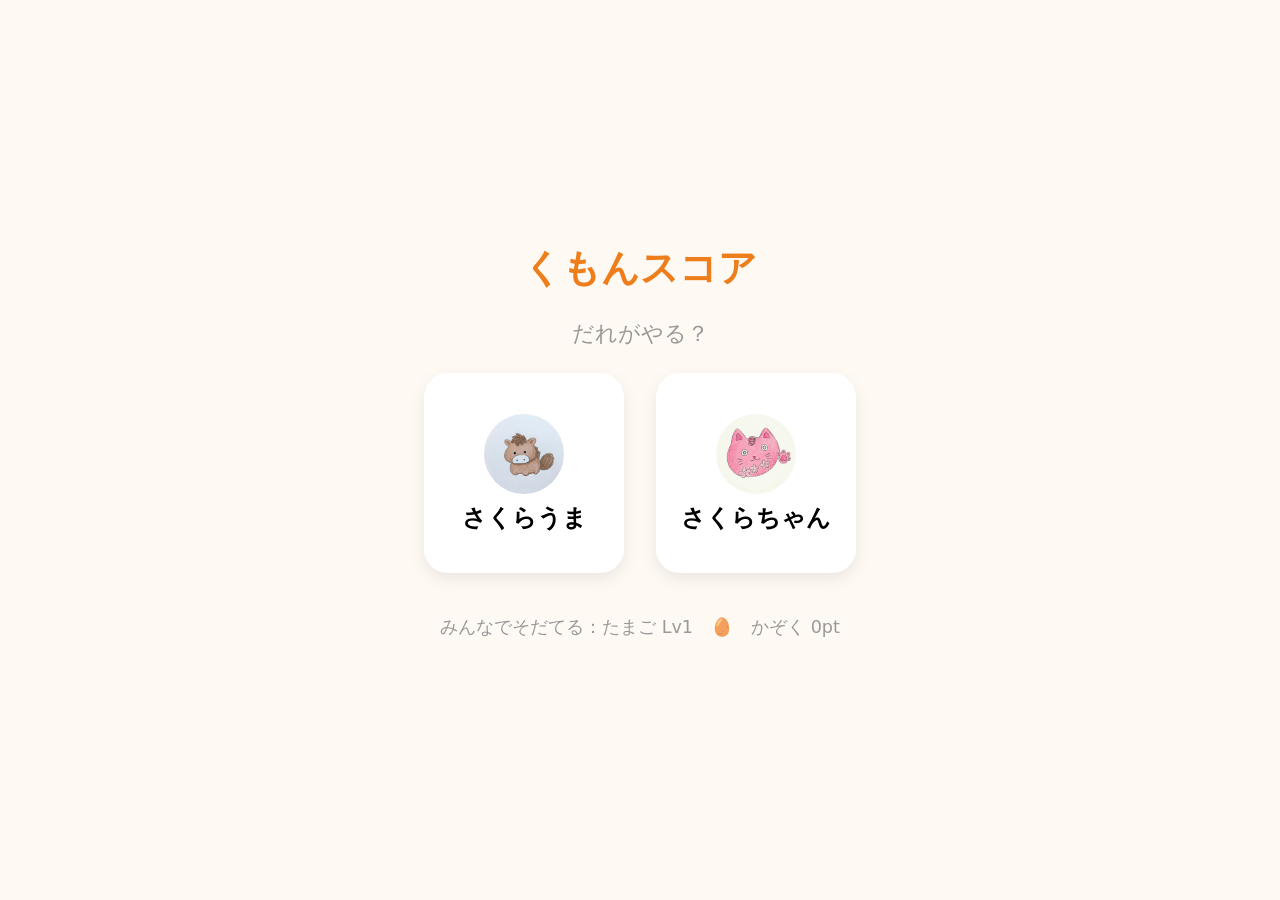
<file: index.html>
<!DOCTYPE html>
<html lang="ja">
<head>
  <meta charset="UTF-8" />
  <meta name="viewport" content="width=device-width, initial-scale=1.0, maximum-scale=1.0, user-scalable=no" />
  <title>公文スコア推移</title>
  <link rel="stylesheet" href="css/style.css" />
  <!-- PWA -->
  <link rel="manifest" href="manifest.json" />
  <meta name="theme-color" content="#ff9f43" />
  <link rel="icon" href="icon.svg" />
  <link rel="apple-touch-icon" href="icon.svg" />
  <meta name="apple-mobile-web-app-capable" content="yes" />
  <meta name="apple-mobile-web-app-status-bar-style" content="default" />
  <meta name="apple-mobile-web-app-title" content="くもんスコア" />
</head>
<body>

  <!-- ① プロフィール選択画面 -->
  <section id="profile-select" class="fullscreen">
    <h1 class="title">くもんスコア</h1>
    <p class="subtitle">だれがやる？</p>
    <div class="profile-cards" id="profile-cards"></div>
    <p class="shared-char-line" id="ps-char">読み込み中…</p>
  </section>

  <!-- アプリ本体（サイドバー＋コンテンツ） -->
  <div id="app" class="app hidden">

    <nav class="sidebar">
      <button class="nav-btn" data-target="home"><span>🏠</span>ホーム</button>
      <button class="nav-btn" data-target="graph"><span>📊</span>グラフ</button>
      <button class="nav-btn" data-target="badge"><span>🏅</span>バッジ</button>
      <button class="nav-btn" data-target="summary"><span>📋</span>まとめ</button>
      <button class="nav-btn nav-gear" data-target="settings"><span>⚙️</span>せってい</button>
      <button class="nav-btn nav-switch" id="btn-switch"><span>🔄</span>きりかえ</button>
    </nav>

    <main class="content">

      <!-- ② ホーム -->
      <section class="screen" id="screen-home">
        <header class="screen-head"><span id="home-icon">🐰</span> <span id="home-name">はな</span></header>
        <div class="card">きょうのポイント <b id="home-today">0pt</b> ／ あなたの今月 <b id="home-month">0pt</b></div>
        <div class="card char-card">
          <div class="char-img" id="home-char-img">🐤</div>
          <div>
            <div>かぞくのキャラ：<b id="home-char-title">―</b>（ふたりでそだてる）</div>
            <div id="home-contrib">―</div>
            <div id="home-next">―</div>
          </div>
        </div>
        <div class="card" id="home-week">🔥 今週 0/4日</div>
        <button class="primary-btn" data-target="record">＋ きろくする</button>
      </section>

      <!-- ③ 記録入力 -->
      <section class="screen" id="screen-record">
        <header class="screen-head">きろくする</header>
        <div class="record-layout">
          <div class="record-form">
            <div class="field">
              <span class="field-label">日づけ</span>
              <input type="date" id="rec-date" />
            </div>
            <div class="field">
              <span class="field-label">きょうか</span>
              <div class="chip-row" id="rec-subjects">
                <button class="chip" data-subject="算数">さんすう</button>
                <button class="chip" data-subject="国語">こくご</button>
                <button class="chip" data-subject="英語">えいご</button>
              </div>
              <div class="muted">レベル：<b id="rec-level">―</b>（じどう）</div>
            </div>
            <div class="field">
              <span class="field-label">まい数</span>
              <div class="chip-row" id="rec-sheets"></div>
            </div>
            <div class="field">
              <span class="field-label">じかん</span>
              <div class="time-row">
                <input type="number" id="rec-min" min="0" value="0" /> 分
                <input type="number" id="rec-sec" min="0" max="59" value="0" /> 秒
                <button class="timer-btn" id="rec-timer">▶ スタート</button>
              </div>
            </div>
            <div class="field">
              <span class="field-label">ひとこと（にんい）</span>
              <input type="text" id="rec-comment" maxlength="50" />
            </div>
          </div>

          <aside class="record-preview">
            <div class="preview-title">ポイント</div>
            <div class="preview-pt"><span id="pv-earned">0</span> pt</div>
            <div class="preview-line">きそ　　　<b id="pv-base">0</b></div>
            <div class="preview-line">スピード　<b id="pv-speed">0</b> <span id="pv-best"></span></div>
            <div class="preview-line">フルセット <b id="pv-full">0</b></div>
            <div class="preview-line muted" id="pv-persheet">―</div>
            <button class="primary-btn" id="rec-submit">きろくする</button>
          </aside>
        </div>
      </section>

      <!-- ④ グラフ -->
      <section class="screen" id="screen-graph">
        <header class="screen-head">グラフ</header>
        <div class="graph-controls">
          <select id="graph-subject">
            <option value="">ぜんぶ</option>
            <option value="算数">さんすう</option>
            <option value="国語">こくご</option>
            <option value="英語">えいご</option>
          </select>
          <div class="chip-row" id="graph-tabs">
            <button class="chip selected" data-tab="points">獲得pt</button>
            <button class="chip" data-tab="total">るいけいpt</button>
            <button class="chip" data-tab="time">じかん</button>
            <button class="chip" data-tab="sheets">まい数</button>
          </div>
        </div>
        <div class="graph-area">
          <canvas id="graph-canvas"></canvas>
          <p class="muted graph-empty hidden" id="graph-empty">まだ きろくが ないよ</p>
        </div>
      </section>

      <!-- ⑤ バッジ -->
      <section class="screen" id="screen-badge">
        <header class="screen-head">バッジ</header>
        <h3 class="badge-group">獲得ずみ <span id="badge-got-count"></span></h3>
        <div class="badge-grid" id="badge-got"></div>
        <h3 class="badge-group">まだ もらってない <span id="badge-lock-count"></span></h3>
        <div class="badge-grid" id="badge-lock"></div>
      </section>

      <!-- ⑥ まとめ -->
      <section class="screen" id="screen-summary">
        <header class="screen-head">まとめ</header>
        <div class="chip-row" id="summary-period">
          <button class="chip selected" data-period="week">今週</button>
          <button class="chip" data-period="month">今月</button>
        </div>
        <div class="summary-layout">
          <div class="card" id="summary-stats"></div>
          <div class="card" id="summary-subjects"></div>
        </div>
      </section>

      <!-- ⑦ 設定（保護者） -->
      <section class="screen" id="screen-settings">
        <header class="screen-head">せってい（おうちのひと）</header>

        <div class="set-section">
          <h3>きょうざいレベル</h3>
          <div id="set-levels"></div>
        </div>

        <div class="set-section">
          <h3>きろくの しゅうせい・さくじょ</h3>
          <select id="set-rec-profile"></select>
          <div id="set-records" class="rec-list"></div>
        </div>

        <div class="set-section">
          <h3>バックアップ</h3>
          <button class="mini-btn" id="set-export">書き出し</button>
          <label class="mini-btn">読み込み
            <input type="file" id="set-import" accept="application/json" hidden />
          </label>
        </div>

        <div class="set-section">
          <h3>こうかおん</h3>
          <label><input type="checkbox" id="set-sound" /> こうかおんを ならす</label>
        </div>

        <div class="set-section">
          <h3>月リセット</h3>
          <p class="muted">こんげつを とじて、あたらしいキャラを はじめます（みんなのポイントが 0 に なります）。</p>
          <button class="mini-btn danger" id="set-reset">月リセット じっこう</button>
        </div>
      </section>

    </main>
  </div>

  <!-- 達成演出オーバーレイ -->
  <div id="result-overlay" class="overlay hidden">
    <div class="result-card">
      <div class="result-pt"><span id="res-earned">0</span> pt ゲット！</div>
      <div id="res-best" class="result-line"></div>
      <div id="res-char" class="result-line"></div>
      <div id="res-badges" class="result-badges"></div>
      <button class="primary-btn" id="res-close">とじる</button>
    </div>
  </div>

  <script src="lib/chart.min.js"></script>
  <script src="js/storage.js"></script>
  <script src="js/score.js"></script>
  <script src="js/badge.js"></script>
  <script src="js/char.js"></script>
  <script src="js/chart.js"></script>
  <script src="js/app.js"></script>
</body>
</html>
</file>
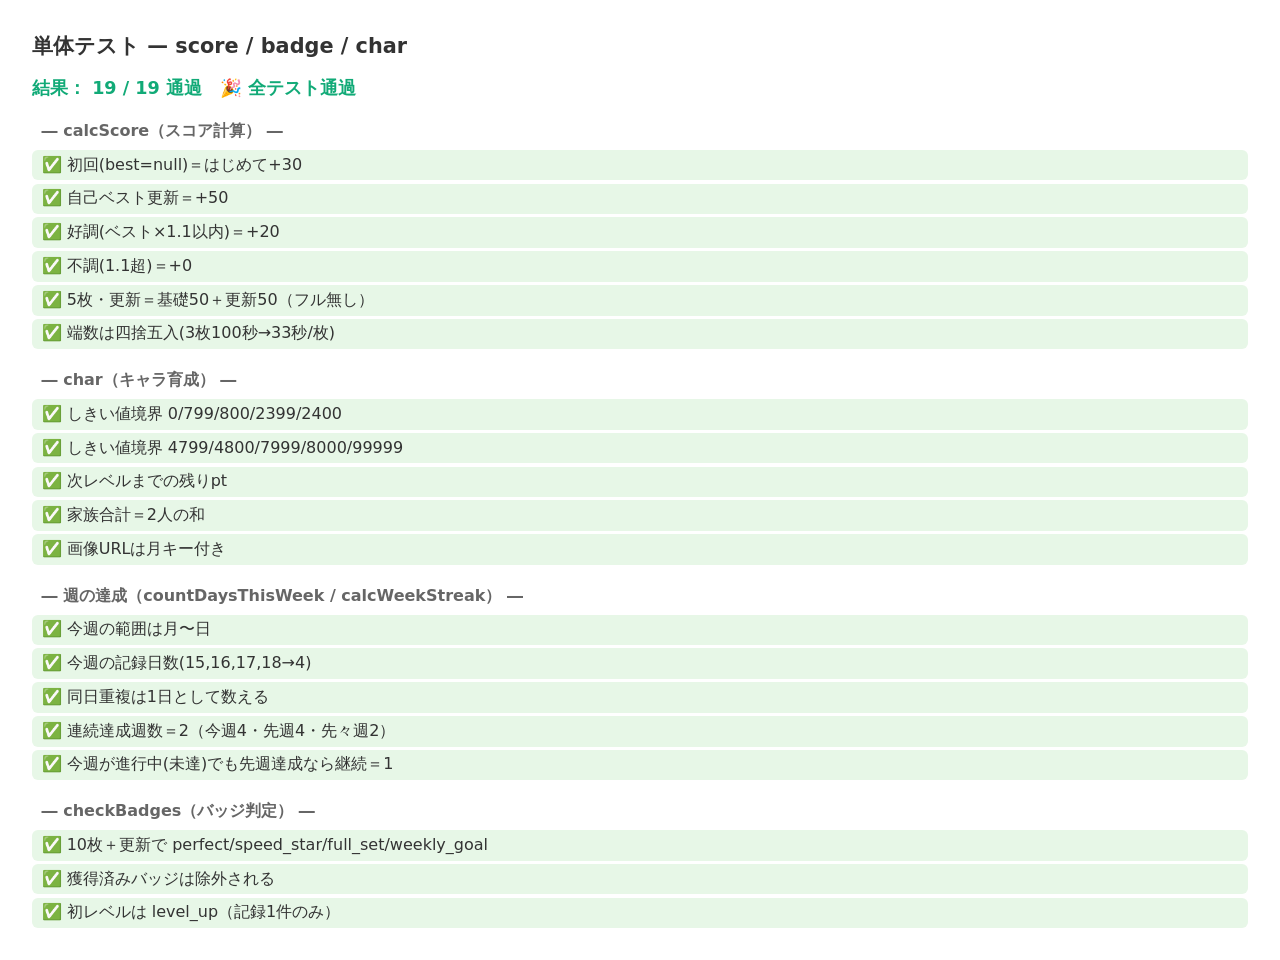
<file: test.html>
<!DOCTYPE html>
<html lang="ja">
<head>
  <meta charset="UTF-8" />
  <title>単体テスト — 公文スコア推移</title>
  <style>
    body { font-family: system-ui, sans-serif; margin: 2rem; color: #333; }
    h1 { font-size: 1.3rem; }
    #summary { font-size: 1.1rem; font-weight: bold; margin: 1rem 0; }
    ul { list-style: none; padding: 0; }
    li { padding: .3rem .6rem; border-radius: 6px; margin-bottom: .2rem; }
    .pass { background: #e7f7e7; }
    .fail { background: #fde7e7; color: #b00; }
    .grp { margin-top: 1rem; font-weight: bold; color: #666; }
  </style>
</head>
<body>
  <h1>単体テスト — score / badge / char</h1>
  <div id="summary">実行中…</div>
  <ul id="results"></ul>

  <!-- テスト対象（純粋関数）。storageは不要 -->
  <script src="js/score.js"></script>
  <script src="js/badge.js"></script>
  <script src="js/char.js"></script>

  <script>
    const results = document.getElementById('results');
    let pass = 0, fail = 0;

    function group(name) {
      const li = document.createElement('li');
      li.className = 'grp'; li.textContent = '― ' + name + ' ―';
      results.appendChild(li);
    }
    function test(name, fn) {
      try { fn(); add(true, name); }
      catch (e) { add(false, name + ' … ' + e.message); console.error(name, e); }
    }
    function add(ok, name) {
      const li = document.createElement('li');
      li.className = ok ? 'pass' : 'fail';
      li.textContent = (ok ? '✅ ' : '❌ ') + name;
      results.appendChild(li);
      ok ? pass++ : fail++;
    }
    function eq(actual, expected, msg) {
      const a = JSON.stringify(actual), e = JSON.stringify(expected);
      if (a !== e) throw new Error(`${msg || ''} got ${a}, want ${e}`);
    }
    const sorted = arr => [...arr].sort();

    // ===== calcScore =====
    group('calcScore（スコア計算）');
    test('初回(best=null)＝はじめて+30', () => {
      const r = calcScore(10, 510, null);
      eq([r.secondsPerSheet, r.basePoints, r.speedBonus, r.fullSetBonus, r.earnedPoints, r.isBest],
         [51, 100, 30, 30, 160, true]);
    });
    test('自己ベスト更新＝+50', () => {
      const r = calcScore(10, 650, 70);   // 65秒/枚 < 70
      eq([r.secondsPerSheet, r.speedBonus, r.earnedPoints, r.isBest], [65, 50, 180, true]);
    });
    test('好調(ベスト×1.1以内)＝+20', () => {
      const r = calcScore(10, 700, 65);   // 70 <= 71.5
      eq([r.speedBonus, r.earnedPoints, r.isBest], [20, 150, false]);
    });
    test('不調(1.1超)＝+0', () => {
      const r = calcScore(10, 800, 65);   // 80 > 71.5
      eq([r.speedBonus, r.earnedPoints, r.isBest], [0, 130, false]);
    });
    test('5枚・更新＝基礎50＋更新50（フル無し）', () => {
      const r = calcScore(5, 300, 65);    // 60 < 65
      eq([r.basePoints, r.speedBonus, r.fullSetBonus, r.earnedPoints], [50, 50, 0, 100]);
    });
    test('端数は四捨五入(3枚100秒→33秒/枚)', () => {
      const r = calcScore(3, 100, null);
      eq([r.secondsPerSheet, r.basePoints, r.earnedPoints], [33, 30, 60]);
    });

    // ===== getCharLevel / pointsToNextLevel / familyMonthlyPoints =====
    group('char（キャラ育成）');
    const lv = p => getCharLevel(p).level;
    test('しきい値境界 0/799/800/2399/2400', () => eq([lv(0), lv(799), lv(800), lv(2399), lv(2400)], [1, 1, 2, 2, 3]));
    test('しきい値境界 4799/4800/7999/8000/99999', () => eq([lv(4799), lv(4800), lv(7999), lv(8000), lv(99999)], [3, 4, 4, 5, 5]));
    test('次レベルまでの残りpt', () => eq([pointsToNextLevel(0), pointsToNextLevel(4200), pointsToNextLevel(8000)], [800, 600, 0]));
    test('家族合計＝2人の和', () => {
      eq(familyMonthlyPoints({ profiles: [{ monthlyPoints: 2400 }, { monthlyPoints: 1800 }] }), 4200);
      eq(familyMonthlyPoints({ profiles: [{ monthlyPoints: 0 }, { monthlyPoints: 1800 }] }), 1800);
    });
    test('画像URLは月キー付き', () => eq(charImageUrl({ image: 'char_3.png' }, '2026-07'), 'img/char_3.png?m=2026-07'));

    // ===== 週の達成 =====
    group('週の達成（countDaysThisWeek / calcWeekStreak）');
    const THU = new Date('2026-06-18T12:00:00'); // 木曜（週は6/15月〜6/21日）
    const recs = ds => ds.map(d => ({ date: d }));
    test('今週の範囲は月〜日', () => eq(thisWeekRange(THU), { start: '2026-06-15', end: '2026-06-21' }));
    test('今週の記録日数(15,16,17,18→4)', () => eq(countDaysThisWeek(recs(['2026-06-15','2026-06-16','2026-06-17','2026-06-18']), THU), 4));
    test('同日重複は1日として数える', () => eq(countDaysThisWeek(recs(['2026-06-15','2026-06-15']), THU), 1));
    test('連続達成週数＝2（今週4・先週4・先々週2）', () => {
      const r = recs(['2026-06-15','2026-06-16','2026-06-17','2026-06-18',
                      '2026-06-08','2026-06-09','2026-06-10','2026-06-11',
                      '2026-06-01','2026-06-02']);
      eq(calcWeekStreak(r, THU), 2);
    });
    test('今週が進行中(未達)でも先週達成なら継続＝1', () => {
      const r = recs(['2026-06-15','2026-06-16',
                      '2026-06-08','2026-06-09','2026-06-10','2026-06-11']);
      eq(calcWeekStreak(r, THU), 1);
    });

    // ===== checkBadges =====
    group('checkBadges（バッジ判定）');
    test('10枚＋更新で perfect/speed_star/full_set/weekly_goal', () => {
      const records = [
        { date: '2026-06-15', subject: '算数', level: 'B' },
        { date: '2026-06-16', subject: '算数', level: 'B' },
        { date: '2026-06-17', subject: '算数', level: 'B' },
        { date: '2026-06-18', subject: '算数', level: 'B', speedBonus: 50, fullSetBonus: 30 },
      ];
      const newRec = records[3];
      const profile = { records, badges: [] };
      eq(sorted(checkBadges(profile, newRec, THU)), sorted(['speed_star', 'full_set', 'perfect', 'weekly_goal']));
    });
    test('獲得済みバッジは除外される', () => {
      const records = [
        { date: '2026-06-15', subject: '算数', level: 'B' },
        { date: '2026-06-16', subject: '算数', level: 'B' },
        { date: '2026-06-17', subject: '算数', level: 'B' },
        { date: '2026-06-18', subject: '算数', level: 'B', speedBonus: 50, fullSetBonus: 30 },
      ];
      const profile = { records, badges: [{ id: 'full_set' }] };
      eq(sorted(checkBadges(profile, records[3], THU)), sorted(['speed_star', 'perfect', 'weekly_goal']));
    });
    test('初レベルは level_up（記録1件のみ）', () => {
      const newRec = { date: '2026-06-18', subject: '算数', level: 'B', speedBonus: 0, fullSetBonus: 0 };
      const profile = { records: [newRec], badges: [] };
      eq(checkBadges(profile, newRec, THU), ['level_up']);
    });

    // ===== 集計 =====
    document.getElementById('summary').textContent =
      `結果： ${pass} / ${pass + fail} 通過` + (fail ? `　❌ ${fail} 件 失敗` : '　🎉 全テスト通過');
    document.getElementById('summary').style.color = fail ? '#b00' : '#1a7';
  </script>
</body>
</html>
</file>
<file: css/style.css>
/* ===== 公文スコア推移 — 画面骨格スタイル（Phase 3） ===== */

:root {
  --bg: #fef9f3;
  --card: #ffffff;
  --accent: #ff9f43;
  --accent-dark: #ee7e1b;
  --text: #444;
  --muted: #999;
  --sidebar: #fff3e0;
}

* { box-sizing: border-box; }

html, body {
  margin: 0;
  height: 100%;
  font-family: system-ui, "Hiragino Kaku Gothic ProN", sans-serif;
  background: var(--bg);
  color: var(--text);
  -webkit-text-size-adjust: 100%;
}

.hidden { display: none !important; }

/* ---- ① プロフィール選択（全画面） ---- */
.fullscreen {
  height: 100vh;
  display: flex;
  flex-direction: column;
  align-items: center;
  justify-content: center;
  gap: 1.5rem;
}
.title { font-size: 2.4rem; margin: 0; color: var(--accent-dark); }
.subtitle { font-size: 1.4rem; margin: 0; color: var(--muted); }
.profile-cards { display: flex; gap: 2rem; }
.profile-card {
  width: 200px; height: 200px;
  border: none; border-radius: 24px;
  background: var(--card);
  box-shadow: 0 6px 16px rgba(0,0,0,.08);
  display: flex; flex-direction: column;
  align-items: center; justify-content: center; gap: .5rem;
  cursor: pointer; transition: transform .1s;
}
.profile-card:active { transform: scale(.96); }
.profile-icon { font-size: 4rem; }
/* アイコン画像（iconImg）の表示：正方形を丸く切り抜く */
.profile-icon .icon-img { width: 5rem; height: 5rem; border-radius: 50%; object-fit: cover; vertical-align: middle; }
#home-icon .icon-img { width: 1.4em; height: 1.4em; border-radius: 50%; object-fit: cover; vertical-align: middle; }
.profile-name { font-size: 1.5rem; font-weight: bold; }
.shared-char-line { color: var(--muted); font-size: 1.1rem; }

/* ---- アプリ本体（サイドバー＋コンテンツ） ---- */
.app { display: flex; height: 100vh; }

.sidebar {
  width: 110px;
  background: var(--sidebar);
  display: flex; flex-direction: column;
  padding: 1rem 0; gap: .5rem;
  flex-shrink: 0;
}
.nav-btn {
  border: none; background: transparent;
  font-size: .95rem; color: var(--text);
  padding: .8rem 0; cursor: pointer;
  display: flex; flex-direction: column; align-items: center; gap: .2rem;
  border-left: 4px solid transparent;
}
.nav-btn span { font-size: 1.6rem; }
.nav-btn.active {
  background: #ffe3c2;
  border-left-color: var(--accent);
  font-weight: bold;
}
.nav-switch { margin-top: auto; color: var(--muted); }

.content { flex: 1; padding: 1.5rem 2rem; overflow-y: auto; }

.screen { display: none; }
.screen.active { display: block; }

.screen-head { font-size: 1.6rem; font-weight: bold; margin-bottom: 1rem; }

.card {
  background: var(--card);
  border-radius: 16px;
  padding: 1rem 1.2rem;
  margin-bottom: 1rem;
  box-shadow: 0 3px 10px rgba(0,0,0,.05);
}
.char-card { display: flex; align-items: center; gap: 1rem; }
.char-img {
  font-size: 3.5rem;
  width: 90px; height: 90px;
  display: flex; align-items: center; justify-content: center;
  background: #fff7ec; border-radius: 16px; flex-shrink: 0;
  overflow: hidden;
}
.char-img img { width: 100%; height: 100%; object-fit: contain; }

.primary-btn {
  border: none; border-radius: 16px;
  background: var(--accent); color: #fff;
  font-size: 1.3rem; font-weight: bold;
  padding: 1rem 2rem; cursor: pointer;
  box-shadow: 0 4px 0 var(--accent-dark);
}
.primary-btn:active { transform: translateY(2px); box-shadow: 0 2px 0 var(--accent-dark); }

.muted { color: var(--muted); }

/* ---- 記録入力 ---- */
.record-layout { display: flex; gap: 1.5rem; align-items: flex-start; }
.record-form { flex: 1; }
.field { margin-bottom: 1.1rem; }
.field-label { display: block; font-weight: bold; margin-bottom: .4rem; }
.chip-row { display: flex; flex-wrap: wrap; gap: .5rem; }
.chip {
  border: 2px solid #ffd9a8; background: #fff; color: var(--text);
  border-radius: 999px; padding: .5rem 1rem; font-size: 1.1rem; cursor: pointer;
  min-width: 3rem;
}
.chip.selected { background: var(--accent); color: #fff; border-color: var(--accent); }
.time-row { display: flex; align-items: center; gap: .5rem; font-size: 1.1rem; }
.time-row input[type="number"] { width: 4rem; font-size: 1.1rem; padding: .3rem; text-align: center; }
#rec-date, #rec-comment { font-size: 1.1rem; padding: .4rem; }
#rec-comment { width: 100%; }
.timer-btn {
  margin-left: .5rem; border: none; border-radius: 12px;
  background: #6cc070; color: #fff; padding: .5rem 1rem; font-size: 1rem; cursor: pointer;
}
.timer-btn.running { background: #e06c6c; }

.record-preview {
  width: 240px; flex-shrink: 0;
  background: #fff7ec; border-radius: 16px; padding: 1.2rem;
  text-align: center;
}
.preview-title { color: var(--muted); }
.preview-pt { font-size: 2.4rem; font-weight: bold; color: var(--accent-dark); margin: .3rem 0 .8rem; }
.preview-line { text-align: left; margin: .3rem 0; }
#pv-best { color: var(--accent-dark); font-weight: bold; }
.record-preview .primary-btn { margin-top: 1rem; width: 100%; }

/* ---- 達成演出オーバーレイ ---- */
.overlay {
  position: fixed; inset: 0; background: rgba(0,0,0,.4);
  display: flex; align-items: center; justify-content: center; z-index: 100;
}
.result-card {
  background: #fff; border-radius: 24px; padding: 2rem 2.5rem;
  text-align: center; box-shadow: 0 10px 30px rgba(0,0,0,.2);
  animation: pop .25s ease-out;
}
@keyframes pop { from { transform: scale(.8); opacity: 0; } to { transform: scale(1); opacity: 1; } }
.result-pt { font-size: 2.2rem; font-weight: bold; color: var(--accent-dark); }
.result-line { font-size: 1.2rem; margin-top: .6rem; }
.result-badges { margin-top: .6rem; font-size: 1.1rem; }
.result-card .primary-btn { margin-top: 1.2rem; }

/* ---- グラフ ---- */
.graph-controls { display: flex; align-items: center; gap: 1rem; margin-bottom: 1rem; flex-wrap: wrap; }
#graph-subject { font-size: 1.1rem; padding: .4rem .6rem; border-radius: 8px; }
.graph-area { position: relative; height: 60vh; background: var(--card); border-radius: 16px; padding: 1rem; }
.graph-empty { position: absolute; inset: 0; display: flex; align-items: center; justify-content: center; }

/* ---- 設定 ---- */
.set-section { background: var(--card); border-radius: 16px; padding: 1rem 1.2rem; margin-bottom: 1rem; }
.set-section h3 { margin: 0 0 .6rem; font-size: 1.1rem; }
.level-row { display: flex; align-items: center; gap: .6rem; margin: .3rem 0; }
.level-row select { font-size: 1rem; padding: .3rem; border-radius: 8px; }
.mini-btn {
  display: inline-block; border: none; border-radius: 10px;
  background: var(--accent); color: #fff; padding: .5rem 1rem;
  font-size: 1rem; cursor: pointer; margin-right: .5rem;
}
.mini-btn.danger { background: #e06c6c; }
.rec-list { margin-top: .6rem; max-height: 220px; overflow-y: auto; }
.rec-item { display: flex; align-items: center; justify-content: space-between; padding: .4rem .2rem; border-bottom: 1px solid #f0e6da; }
.rec-del { border: none; background: transparent; cursor: pointer; font-size: 1.1rem; }

/* ---- バッジ一覧 ---- */
.badge-group { font-size: 1.1rem; color: #666; margin: 1rem 0 .5rem; }
.badge-grid { display: flex; flex-wrap: wrap; gap: .8rem; }
.badge-card {
  width: 120px; background: var(--card); border-radius: 16px; padding: 1rem .6rem;
  text-align: center; box-shadow: 0 3px 10px rgba(0,0,0,.05);
}
.badge-card .b-emoji { font-size: 2.4rem; }
.badge-card .b-name { font-weight: bold; margin-top: .3rem; }
.badge-card .b-desc { font-size: .8rem; color: var(--muted); margin-top: .2rem; }
.badge-card .b-date { font-size: .75rem; color: var(--accent-dark); margin-top: .2rem; }
.badge-card.locked { filter: grayscale(1); opacity: .5; }

/* ---- サマリー ---- */
.summary-layout { display: flex; gap: 1.5rem; align-items: flex-start; flex-wrap: wrap; }
.summary-layout .card { flex: 1; min-width: 240px; }
.stat-row { display: flex; justify-content: space-between; padding: .4rem 0; border-bottom: 1px solid #f0e6da; }
.stat-row b { color: var(--accent-dark); }
.subj-row { margin: .6rem 0; }
.subj-bar-bg { background: #f0e6da; border-radius: 8px; height: 16px; overflow: hidden; margin-top: .2rem; }
.subj-bar { background: var(--accent); height: 100%; }
</file>
